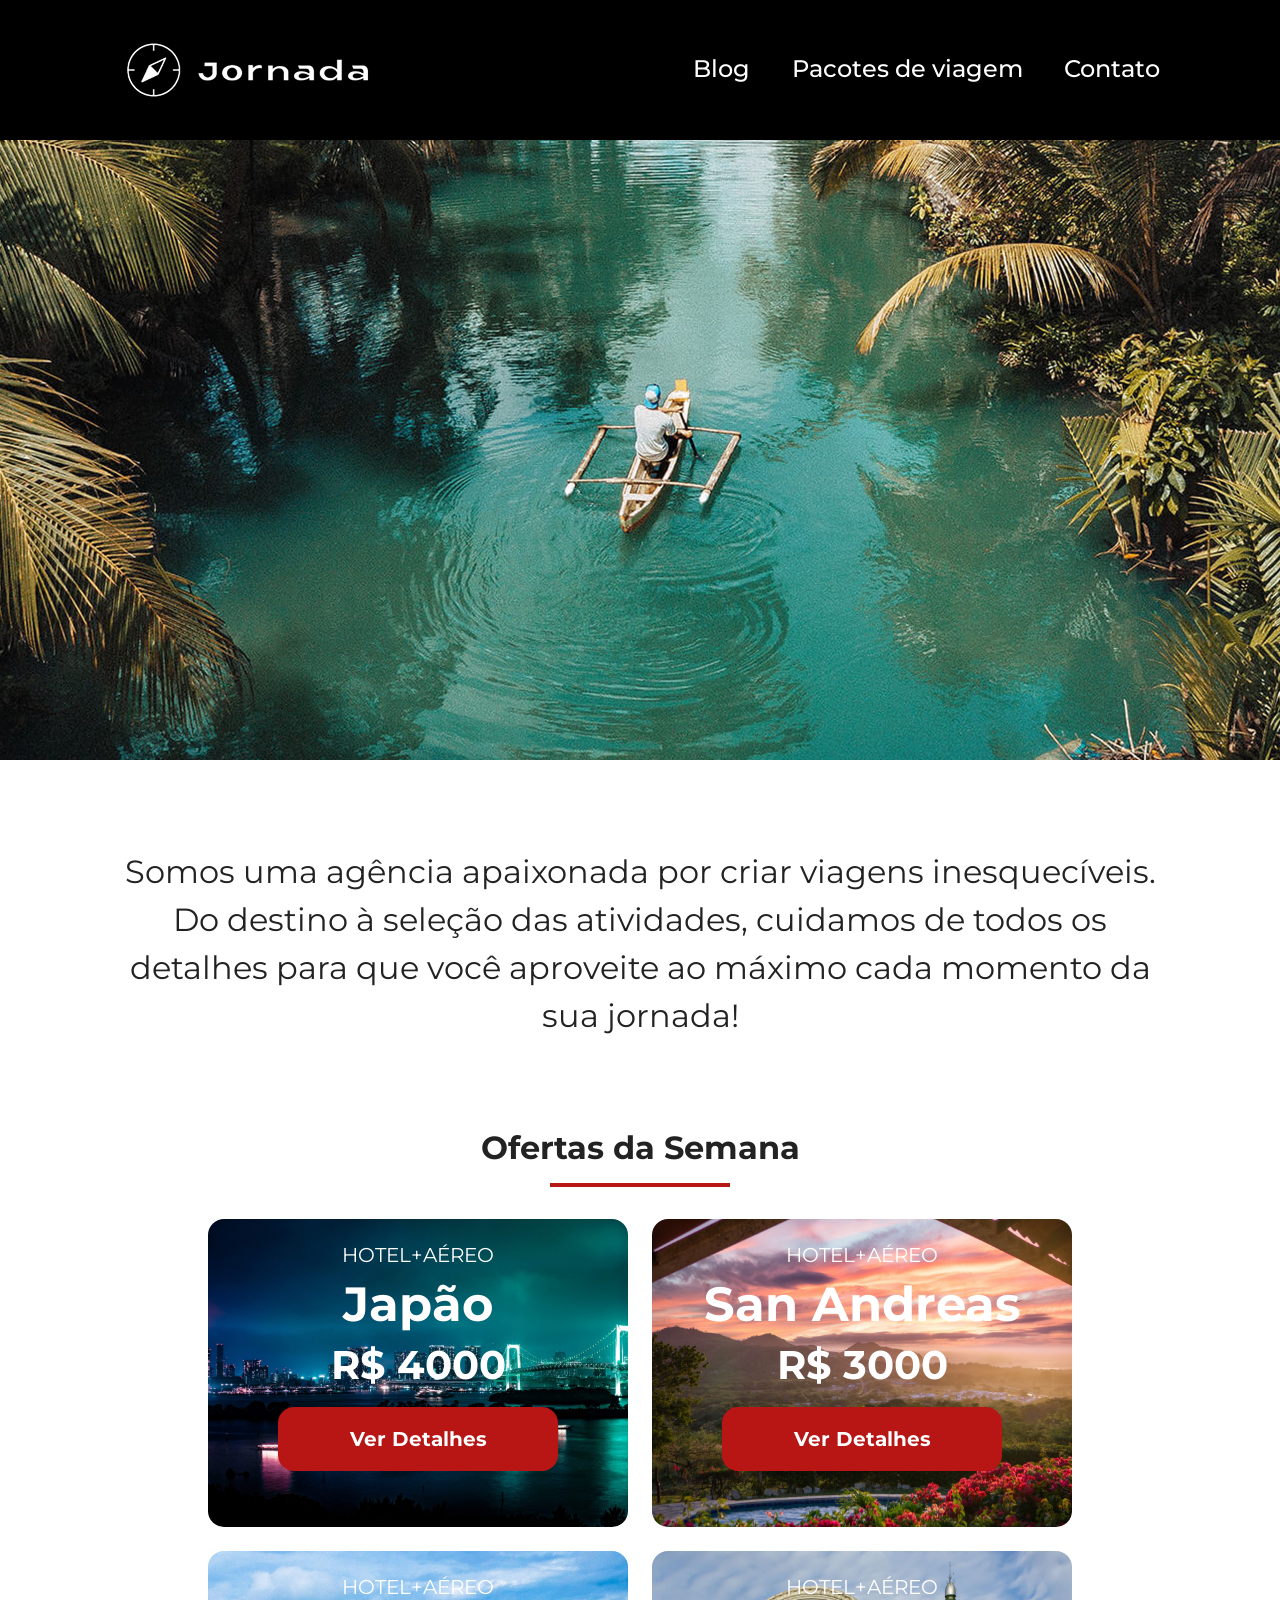
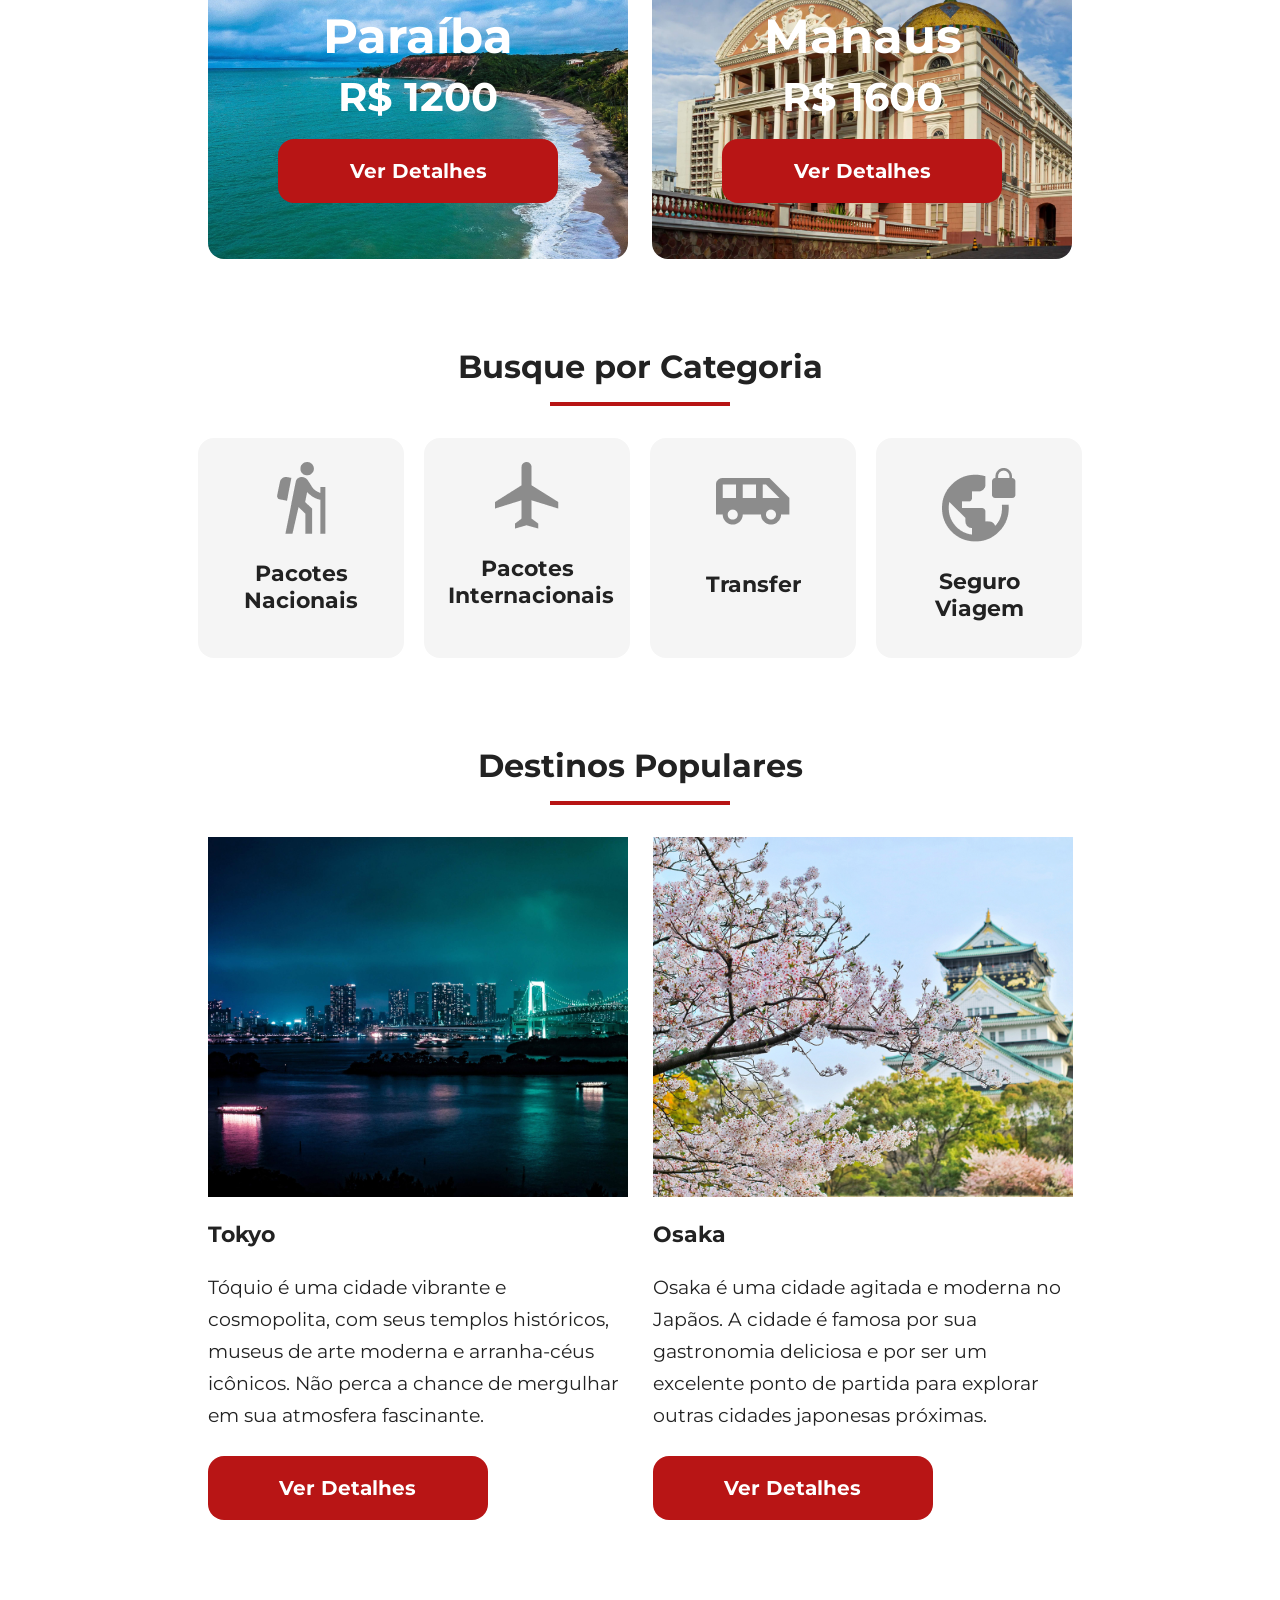
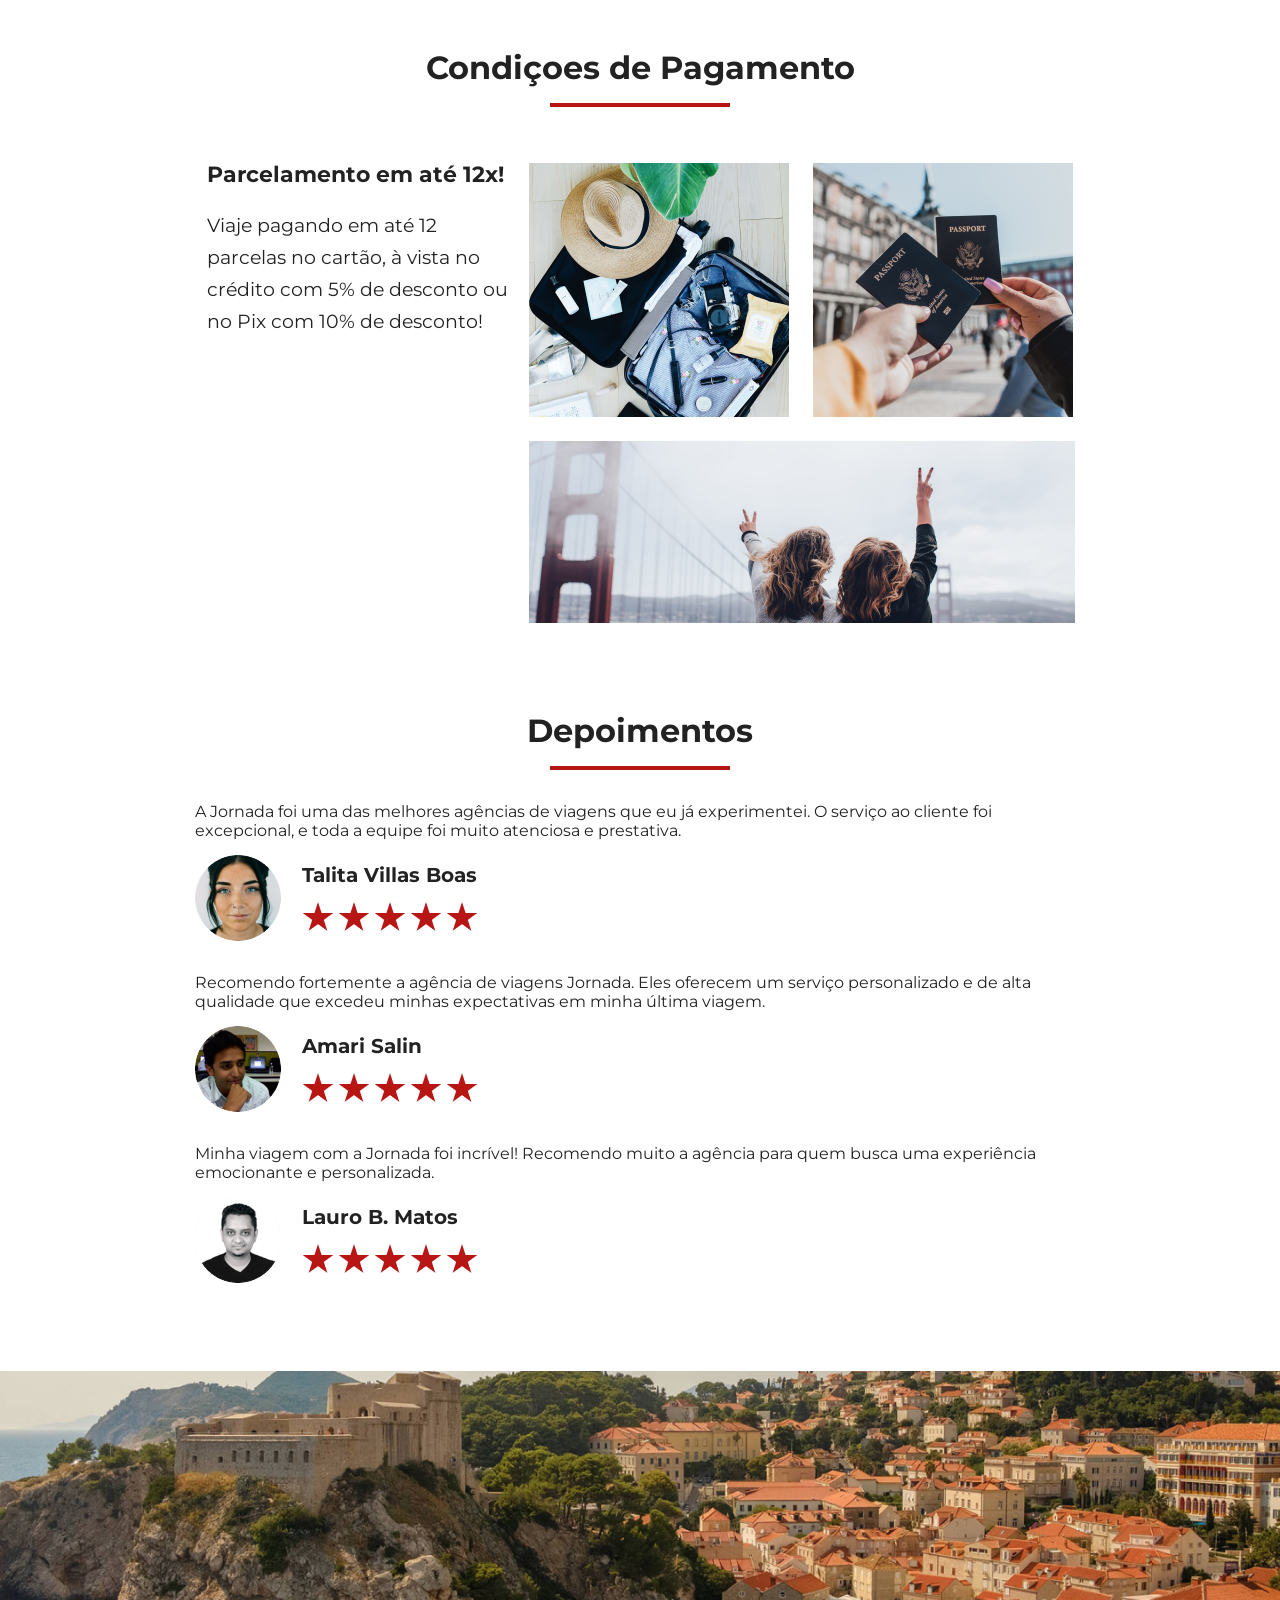
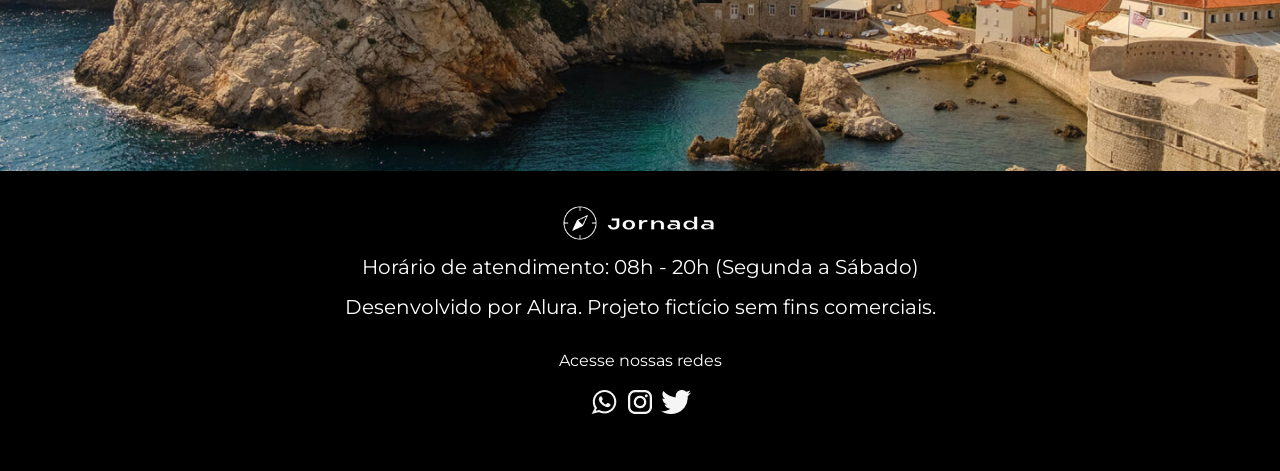
<file: index.html>
<!doctype html>
<html lang="pt-br">
  <head>
    <meta charset="UTF-8" />
    <meta name="viewport" content="width=device-width, initial-scale=1.0" />
    <meta name="description" content="Jornada Viagem, somos uma agência apaixonada por criar viagens inesquecíveis">

    <meta name="og:title" content="Jornada Viagem">
    <meta name="og:description" content="Somos uma agência apaixonada por criar viagens inesquecíveis">
    <meta name="og:image" content="https://lucasfreire-dev.github.io/jornada-viagens/img/logo-footer.png">
    <meta name="og:type" content="website">
    <meta name="og:url" content="https://lucasfreire-dev.github.io/jornada-viagens">

    <link rel="icon" href="favico.svg" type="xml/svg">
    <link rel="stylesheet" href="css/style.css" />
    
    <title>Jornada Viagens</title>
  </head>

  <body>
    <header>
      <a href="index.html" class="logo" title="Voltar para a tela inicial">
        <img
          class="img-mobile"
          src="img/bussola-jornada-branca.png"
          alt="Bussola do logo Jornada Viagens na cor branca"
        />
        <img
          class="img-desktop"
          src="img/bussola-texto-jornada-branca.png"
          alt="Logo Jornada Viagens na cor branca"
        />
      </a>
      <div class="navegation-menu">
        <label for="menu">
          <img src="img/menu.png" alt="" />
        </label>
        <input type="checkbox" id="menu" hidden />
        <nav>
          <ul class="list-links">
            <li>
              <a href="blog.html" target="_blank" title="Acessar Blog">Blog</a>
            </li>
            <li>
              <a
                href="pacotes.html"
                target="_blank"
                title="Acessar Pacotes de viagem"
                >Pacotes de viagem</a
              >
            </li>
            <li>
              <a href="contato.html" target="_blank" title="Acessar Contato"
                >Contato</a
              >
            </li>
          </ul>
        </nav>
      </div>
    </header>
    <section class="hero">
      <div class="hero-img"></div>
      <h2>
        Somos uma agência apaixonada por criar viagens inesquecíveis. Do destino
        à seleção das atividades, cuidamos de todos os detalhes para que você
        aproveite ao máximo cada momento da sua jornada!
      </h2>
    </section>
     <section class="offers">
      <div class="section-title">
        <h2>Ofertas da Semana</h2>
        <hr />
      </div>
      <div class="offers-cards">
        <article class="card japao">
          <header>
            <p>HOTEL+AÉREO</p>
            <h3>
              Japão<br />
              <span>R$ 4000</span>
            </h3>
          </header>
          <footer>
            <a href="#" class="button">Ver Detalhes</a>
          </footer>
        </article>
        <article class="card san-andreas">
          <header>
            <p>HOTEL+AÉREO</p>
            <h3>
              San Andreas<br />
              <span>R$ 3000</span>
            </h3>
          </header>
          <footer>
            <a href="#" class="button">Ver Detalhes</a>
          </footer>
        </article>
        <article class="card paraiba">
          <header>
            <p>HOTEL+AÉREO</p>
            <h3>
              Paraíba<br />
              <span>R$ 1200</span>
            </h3>
          </header>
          <footer>
            <a href="#" class="button">Ver Detalhes</a>
          </footer>
        </article>
        <article class="card manaus">
          <header>
            <p>HOTEL+AÉREO</p>
            <h3>
              Manaus<br />
              <span>R$ 1600</span>
            </h3>
          </header>
          <footer>
            <a href="#" class="button">Ver Detalhes</a>
          </footer>
        </article>
      </div>
      
    </section>
    <section class="categories">
      <div class="section-title">
        <h2>Busque por Categoria</h2>
        <hr>
      </div>
      <div class="categories-cards">
        <a href="#" class="card" target="_blank" title="Busque pela categoria de Pacotes Nacionais">
          <img src="img/icon-caminhada.png" alt="ícone cinza de uma pessoa fazendo tracking">
          <h3 class="content-title">Pacotes<br> Nacionais</h3>
        </a>
        <a href="#" class="card" target="_blank" title="Busque pela categoria de Pacotes Internacionais">
          <img src="img/icon-aviao.png" alt="ícone cinza de um avião">
          <h3 class="content-title">Pacotes Internacionais</h3>
        </a>
        <a href="#" class="card single-line transfer" target="_blank" title="Busque pela categoria de Transfer">
          <img src="img/icon-veiculo.png" alt="ícone cinza de veículo">
          <h3 class="content-title">Transfer</h3>
        </a>
        <a href="#" class="card single-line" target="_blank" title="Busque pela categoria de Seguro Viagem">
          <img src="img/icon-viagem-segura.png" alt="ícone cinza do planeta terra com um cadeado">
          <h3 class="content-title">Seguro Viagem</h3>
        </a>
      </div>
    </section> 
    <section class="destinations">
      <div class="section-title">
        <h2>Destinos Populares</h2>
        <hr />
      </div>
      <div class="destinations-items">
        <article class="item">
          <header>
            <div class="img-item tokyo"></div>
            <h3 class="content-title">Tokyo</h3>
          </header>
          <p class="content-text">
            Tóquio é uma cidade vibrante e cosmopolita, com seus templos
            históricos, museus de arte moderna e arranha-céus icônicos. Não
            perca a chance de mergulhar em sua atmosfera fascinante.
          </p>
          <footer>
            <a href="#" class="button">Ver Detalhes</a>
          </footer>
        </article>
        <article class="item">
          <header>
            <div class="img-item osaka"></div>
            <h3 class="content-title">Osaka</h3>
          </header>
          <p class="content-text">
            Osaka é uma cidade agitada e moderna no Japãos. A cidade é famosa
            por sua gastronomia deliciosa e por ser um excelente ponto de
            partida para explorar outras cidades japonesas próximas.
          </p>
          <footer>
            <a href="#" class="button">Ver Detalhes</a>
          </footer>
        </article>
      </div>
    </section> 
    <section class="payments">
      <div class="section-title">
        <h2>Condiçoes de Pagamento</h2>
        <hr />
      </div>
      <div class="section-payments">
        <div class="text-content">
          <h3 class="content-title">Parcelamento em até 12x!</h3>
          <p class="content-text">
            Viaje pagando em até 12 parcelas no cartão, à vista no crédito com
            5% de desconto ou no Pix com 10% de desconto!
          </p>
        </div>
        <div class="image-content grid-layout">
          <div class="image bag"></div>
          <div class="image passport"></div>
          <div class="image people"></div>
        </div>
      </div>
    </section>
    <section class="testimonials">
      <div class="section-title">
        <h2>Depoimentos</h2>
        <hr />
      </div>
      <div class="testimonials-area">
        <article class="avatar-testimonial">
        <p>A Jornada foi uma das melhores agências de viagens que eu já experimentei. O serviço ao cliente foi excepcional, e toda a equipe foi muito atenciosa e prestativa.</p>
        <div class="avatar-comments">
          <img src="img/avatar-talita.png" alt="">
          <h2>Talita Villas Boas</h2>
          <img class="stars" src="img/icon-stars.png" alt="">
        </div>
      </article>
      <article class="avatar-testimonial">
        <p>Recomendo fortemente a agência de viagens Jornada. Eles oferecem um serviço personalizado e de alta qualidade que excedeu minhas expectativas em minha última viagem.</p>
        <div class="avatar-comments">
          <img src="img/avatar-amari.png" alt="">
          <h2>Amari Salin</h2>
          <img class="stars" src="img/icon-stars.png" alt="">
        </div>
      </article>
      <article class="avatar-testimonial">
        <p>Minha viagem com a Jornada foi incrível! Recomendo muito a agência para quem busca uma experiência emocionante e personalizada.</p>
        <div class="avatar-comments">
          <img src="img/avatar-lauro.png" alt="">
          <h2>Lauro B. Matos</h2>
          <img class="stars" src="img/icon-stars.png" alt="">
        </div>
      </div>
      
      </article>
    </section>
    <section class="img-footer" title="Cidade na beira de um mar"></section>
    <footer class="section-info">
      <article class="footer-info">
        <img class="logo-footer"
        src="img/bussola-texto-jornada-branca.png"
        alt="Logo Jornada Viagens na cor branca"
      />
      <p>Horário de atendimento: 08h - 20h (Segunda a Sábado)</p>
      <p>Desenvolvido por Alura. Projeto fictício sem fins comerciais.</p>
      </article>
      
      <article class="social-network">
        <p>Acesse nossas redes</p>
        <div class="icon-social">
          <img src="img/logo-whats.png" alt="Logo do Whatsapp na cor branca">
          <img src="img/logo-instagram.png" alt="Logo do Instagram na cor branca">
          <img src="img/logo-twiter.png" alt="Logo do Twiter na cor branca">
        </div>
      </article>
    </footer>
  </body>
</html>
</file>
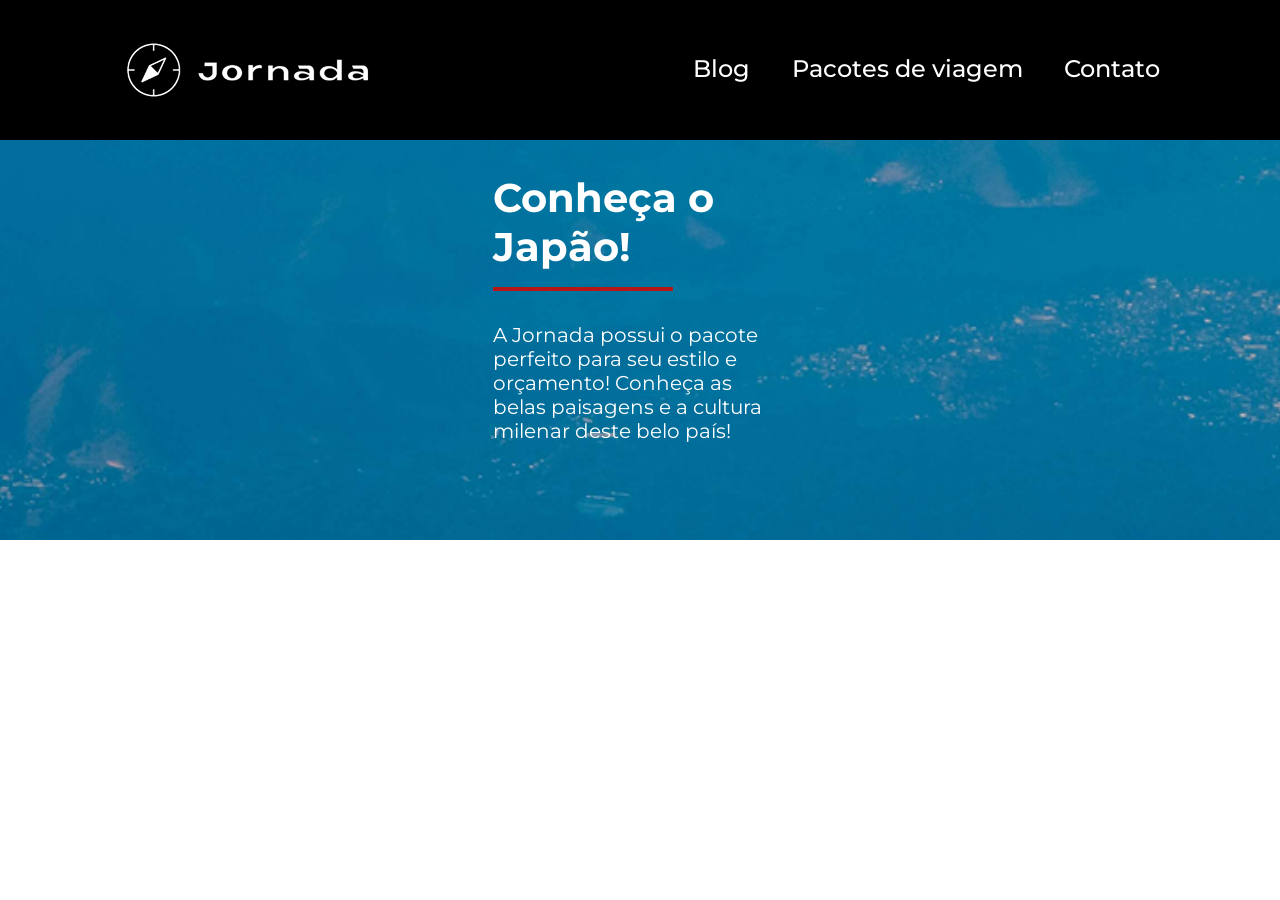
<file: pacotes.html>
<!DOCTYPE html>
<html lang="pt-br">
<head>
    <meta charset="UTF-8">
    <meta name="viewport" content="width=device-width, initial-scale=1.0">
    <link rel="stylesheet" href="css/style.css">
    <title>Pacotes de Viagens</title>
</head>
<body>
    <header class="pacotes">
      <a href="index.html" class="logo" title="Voltar para a tela inicial">
        <img
          class="img-mobile"
          src="img/bussola-jornada-branca.png"
          alt="Bussola do logo Jornada Viagens na cor branca"
        />
        <img
          class="img-desktop"
          src="img/bussola-texto-jornada-branca.png"
          alt="Logo Jornada Viagens na cor branca"
        />
      </a>
      <div class="navegation-menu">
        <label for="menu">
          <img src="img/menu.png" alt="" />
        </label>
        <input type="checkbox" id="menu" hidden />
        <nav>
          <ul class="list-links">
            <li>
              <a href="blog.html" target="_blank" title="Acessar Blog">Blog</a>
            </li>
            <li>
              <a
                href="pacotes.html"
                target="_blank"
                title="Acessar Pacotes de viagem"
                >Pacotes de viagem</a
              >
            </li>
            <li>
              <a href="contato.html" target="_blank" title="Acessar Contato"
                >Contato</a
              >
            </li>
          </ul>
        </nav>
      </div>
    </header>
    <section class="hero-pacotes">
      <article class="text-img">
        <h2>Conheça o Japão!</h2>
      <div class="barra"></div>
      <p>A Jornada possui o pacote perfeito para seu estilo e orçamento! Conheça as belas paisagens e a  cultura milenar deste belo país!</p>
      </article>
</body>
</html>
</file>
<file: css/style.css>
@import url(./global.css);
@import url(./header.css);
@import url(./hero.css);
@import url(./offers.css);
@import url(./categories.css);
@import url(./destinations.css);
@import url(./payments.css);
@import url(./testimonials.css);
@import url(./footer.css);
@import url(./pacotes.css);
</file>
